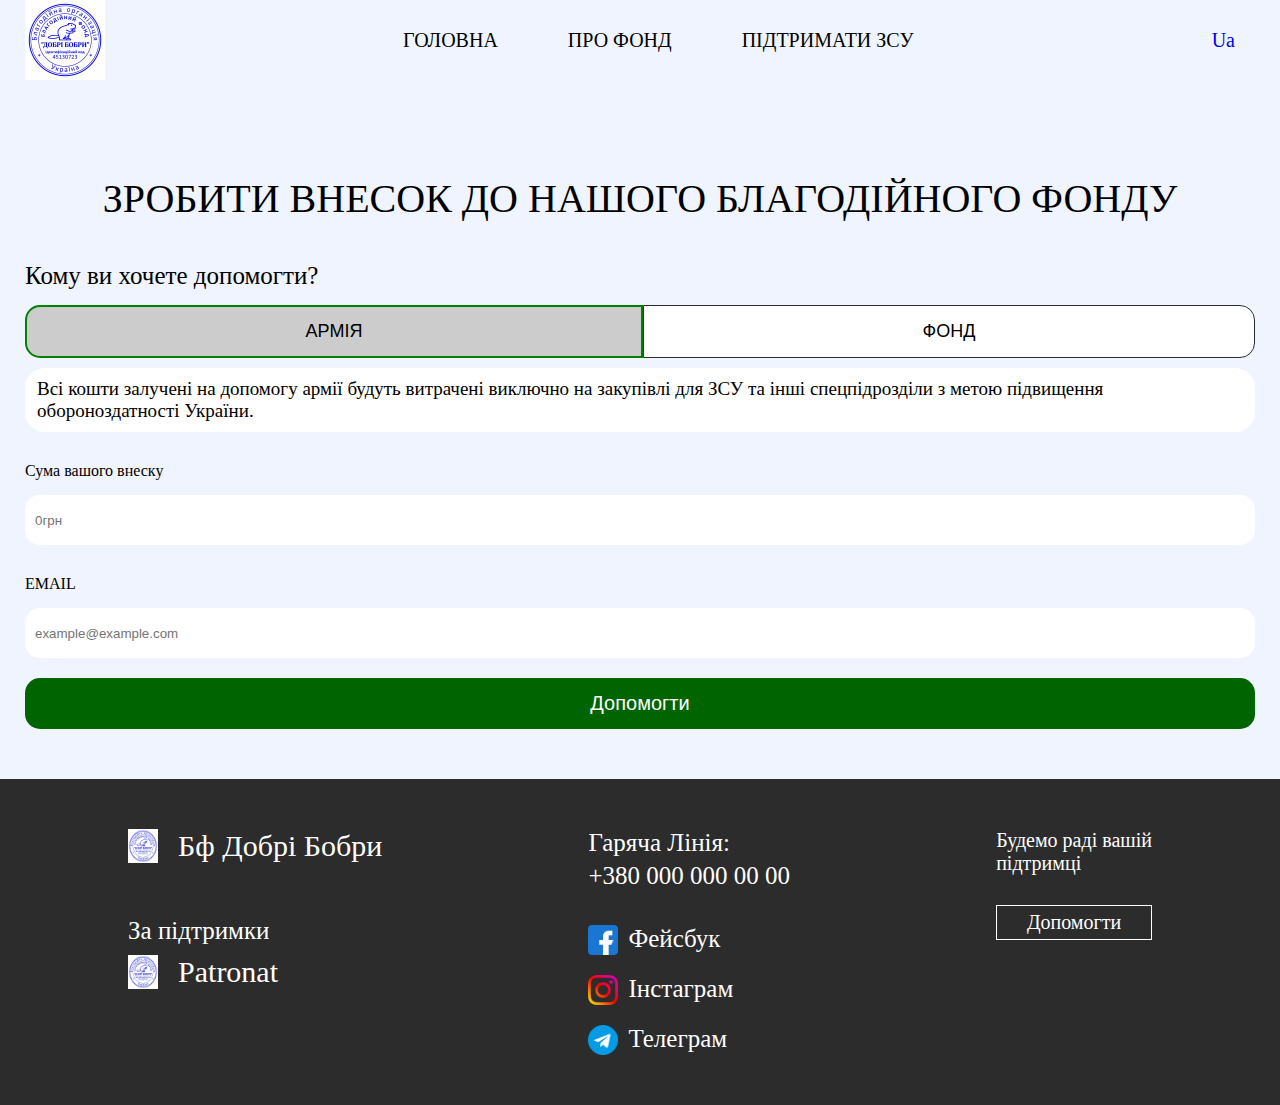
<file: templates/support-eng.html>
<!doctype html>
<html lang="ua">
<head>
    <meta charset="UTF-8">
    <meta name="viewport"
          content="width=device-width, user-scalable=no, initial-scale=1.0, maximum-scale=1.0, minimum-scale=1.0">
    <meta http-equiv="X-UA-Compatible" content="ie=edge">
    <link rel="stylesheet" href="/static/style/support.css">
    <link rel="stylesheet" href="/static/style/style.css">
    <title>Допомогти</title>
</head>
<body>

<div class="wrapper">
    <header class="header container">
        <img src="/static/img/logo.jpg" alt="logo" class="header__logo">
        <nav class="nav not-adaptive">
            <ul class="menu__item">
                <li class="menu__link ua_lang ">
                    <a href="/">Головна</a>
                </li>
                <li class="menu__link ua_lang ">
                    <a href="#">Про фонд</a>
                </li>

                <li class="menu__link ua_lang ">
                    <a href="#"> Підтримати ЗСУ</a>

                </li>

            </ul>
        </nav>
        <div class="hamburger-menu">
            <input id="menu__toggle" type="checkbox"/>
            <label class="menu__btn" for="menu__toggle">
                <span></span>
            </label>
            <ul class="menu__box">
                <li><a class="menu__link" href="#">Про фонд</a></li>
                <li><a class="menu__link" href="#">Підтримати ЗСУ</a></li>
                <div class="header__btn-change-lang ">
                    <a class="current-lang" href="support">Ua</a>
                    <div class="options options-hide">
                        <p class="options-lang">Українська</p>
                        <p class="options-lang">English</p>
                    </div>
                </div>

            </ul>

        </div>
        <div class="header__btn-change-lang not-adaptive">
            <a class="current-lang" href="/support">Ua</a>
            <div class="options options-hide">
                <p class="options-lang">Українська</p>
                <p class="options-lang">English</p>
            </div>
        </div>

    </header>

     <main class="content">
        <section class="support">
            <div class="support__container container">
                <h1 class="support__title">
                    ЗРОБИТИ ВНЕСОК ДО НАШОГО БЛАГОДІЙНОГО ФОНДУ
                </h1>
                <div class="tabs__container">
                    <div class="tab__item">
                        <h2 class="tabs__title">
                            Кому ви хочете допомогти?
                        </h2>
                        <div class="tab who-to-help">
                            <button class="tablinks active left-radius" onclick="openTabs(event, 'army')">Армія</button>
                            <button class="tablinks right-radius " onclick="openTabs(event, 'fond')">Фонд</button>
                        </div>
                        <div id="army" class="tabcontent show">

                            <p>Всі кошти залучені на допомогу армії будуть витрачені виключно на закупівлі для ЗСУ та
                                інші
                                спецпідрозділи з метою підвищення обороноздатності України.</p>
                        </div>

                        <div id="fond" class="tabcontent">
                            <p>Всі кошти спрямовані на підтримку Фонду будуть витрачені на забезпечення адміністративної
                                діяльності організації, а за можливості можуть бути перераховані на рахунок для допомоги
                                Армії.</p>
                        </div>

                    </div>

                        <div class="once__item">
                                <h3 class="once__title">
                                    Сума вашого внеску
                                </h3>
                                <input class="once__input" type="email" placeholder="0грн"/>

                            </div>
                    </div>
                    <div class="contact_item">
                        <h3 class="contact__title">
                            EMAIL
                        </h3>
                        <input class="tab__input" type="email" placeholder="example@example.com"/>
                    </div>
                <div class="btn-box">
                    <button type="submit" class="support-btn">Допомогти</button>
                </div>
                </div>


</section>
</main>

<footer class="footer ">
    <div class="footer__container container">
        <div class="footer__column">
            <div class="footer__column-title-item">
                <img src="/static/img/logo.jpg" alt="" class="footer__column-patronat-logo">
                <h2 class="footer__column-title">
                    Бф Добрі Бобри
                </h2>

            </div>
            <div class="footer__column-patronat-text">
                За підтримки
            </div>
            <div class="footer__column-patronat">
                <img src="/static/img/logo.jpg" alt="" class="footer__column-patronat-logo">
                <h2 class="footer__column-patronat-name">
                    Patronat
                </h2>

            </div>
        </div>
        <div class="footer__column">
            <div class="footer__column-phone-item">
                <p class="footer__column-phone-text">
                    Гаряча Лінія:
                </p>
                <p class="footer__column-phone">
                    +380 000 000 00 00
                </p>
            </div>
            <div class="footer__column__social-link">
                <div class="footer__column__social-link-item">
                    <img src="/static/img/free-icon-facebook-733547.png" alt="facebook"
                         class="footer__column__social-link-logo">
                    <a href="#" class="footer__column__social-name">Фейсбук</a>
                </div>
                <div class="footer__column__social-link-item">
                    <img src="/static/img/free-icon-instagram-1384063.png" alt="instagram"
                         class="footer__column__social-link-logo">
                    <a href="#" class="footer__column__social-name">Інстаграм</a>
                </div>
                <div class="footer__column__social-link-item">
                    <img src="/static/img/telegram.png" alt="instagram" class="footer__column__social-link-logo">
                    <a href="#" class="footer__column__social-name">Телеграм</a>
                </div>
            </div>
        </div>
        <div class="footer__column footer__column-help">
            <p class="footer__column-help-text">
                Будемо раді вашій <br> підтримці
            </p>
            <a href="" class="footer__column-button site-btn">
                Допомогти
            </a>
        </div>
    </div>
</footer>
</div>


<script src="/static/js/tabs.js"></script>

</body>
</html>
</file>
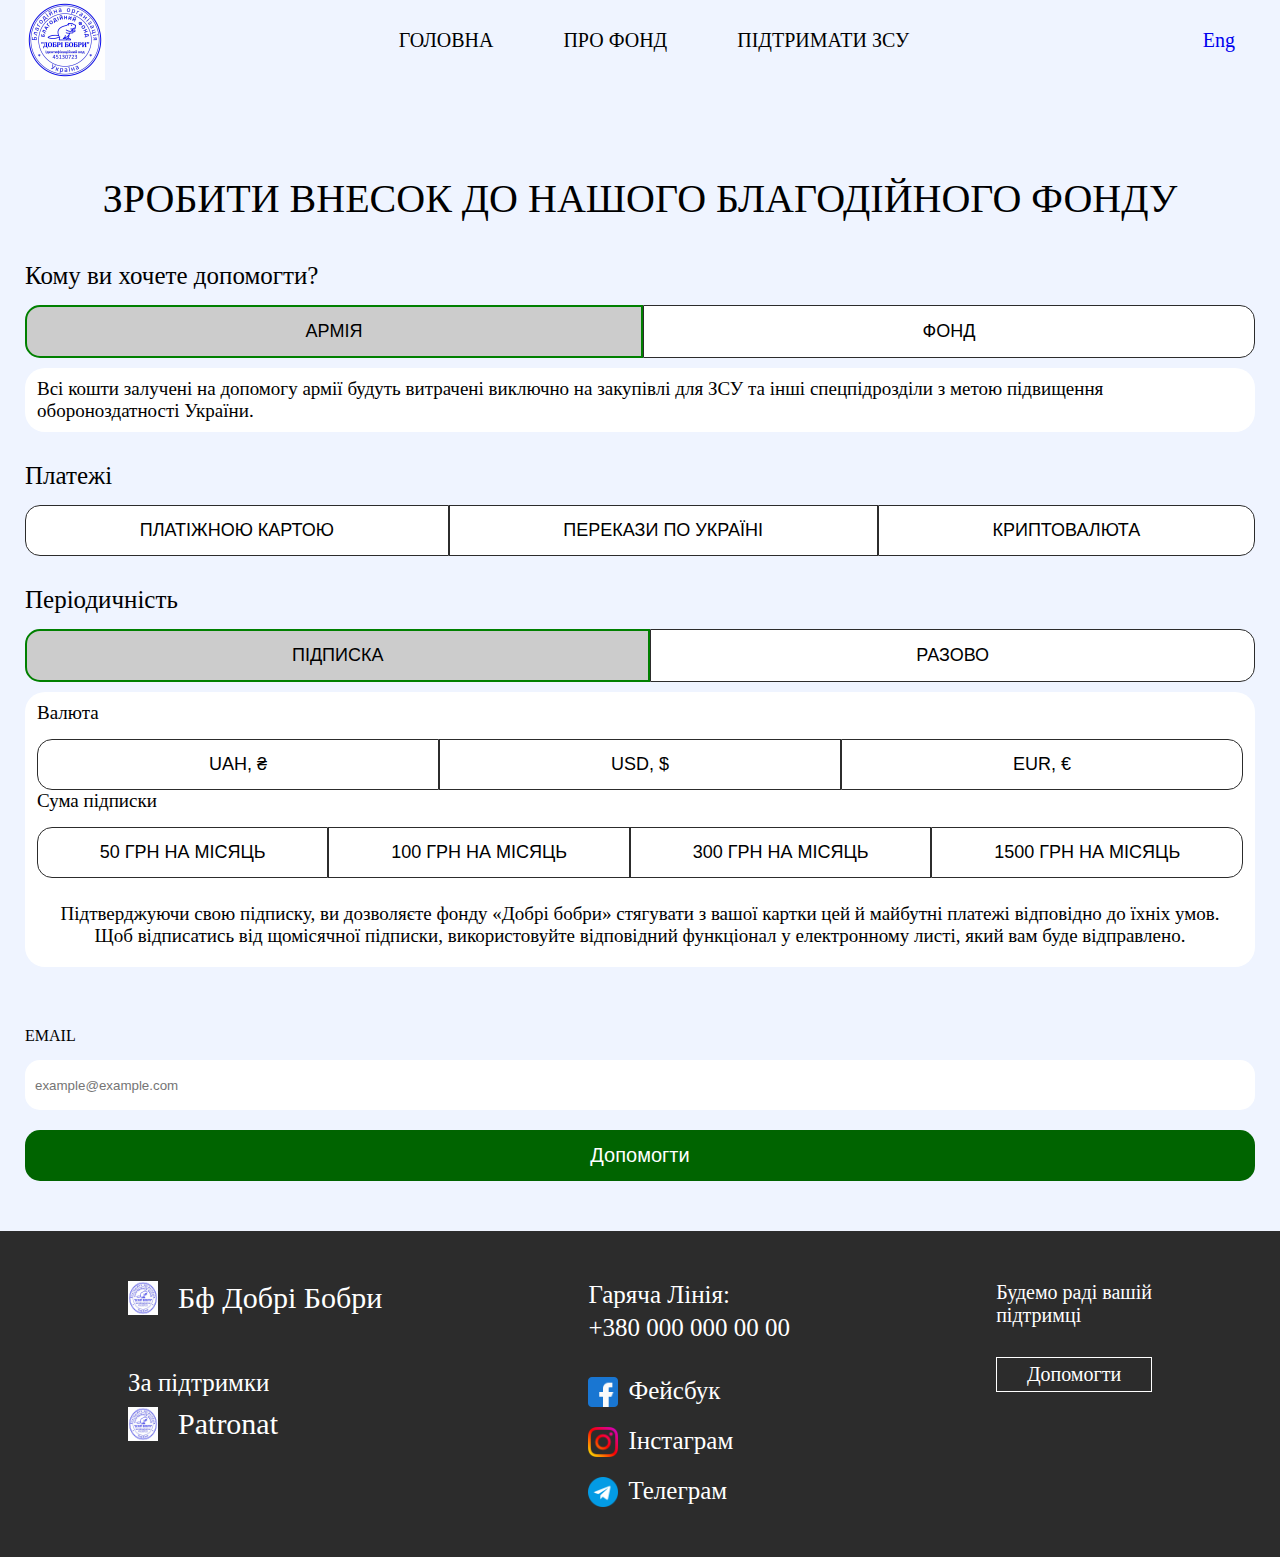
<file: templates/support-us.html>
<!doctype html>
<html lang="ua">
<head>
    <meta charset="UTF-8">
    <meta name="viewport"
          content="width=device-width, user-scalable=no, initial-scale=1.0, maximum-scale=1.0, minimum-scale=1.0">
    <meta http-equiv="X-UA-Compatible" content="ie=edge">
    <link rel="stylesheet" href="/static/style/support.css">
    <link rel="stylesheet" href="/static/style/style.css">
    <title>Допомогти</title>
</head>
<body>

<div class="wrapper">
    <header class="header container">
        <img src="/static/img/logo.jpg" alt="logo" class="header__logo">
        <nav class="nav not-adaptive">
            <ul class="menu__item">
                <li class="menu__link ua_lang ">
                    <a href="/">Головна</a>
                </li>
                <li class="menu__link ua_lang ">
                    <a href="#">Про фонд</a>
                </li>

                <li class="menu__link ua_lang ">
                    <a href="#"> Підтримати ЗСУ</a>

                </li>

            </ul>
        </nav>
        <div class="hamburger-menu">
            <input id="menu__toggle" type="checkbox"/>
            <label class="menu__btn" for="menu__toggle">
                <span></span>
            </label>
            <ul class="menu__box">
                <li><a class="menu__link" href="#">Про фонд</a></li>
                <li><a class="menu__link" href="#">Підтримати ЗСУ</a></li>
                <div class="header__btn-change-lang ">
                    <a class="current-lang" href="index.html">Ua</a>
                    <div class="options options-hide">
                        <p class="options-lang">Українська</p>
                        <p class="options-lang">English</p>
                    </div>
                </div>

            </ul>

        </div>
        <div class="header__btn-change-lang not-adaptive">
            <a class="current-lang" href="/supporteng">Eng</a>
            <div class="options options-hide">
                <p class="options-lang">Українська</p>
                <p class="options-lang">English</p>
            </div>
        </div>

    </header>

    <main class="content">
        <section class="support">
            <div class="support__container container">
                <h1 class="support__title">
                    ЗРОБИТИ ВНЕСОК ДО НАШОГО БЛАГОДІЙНОГО ФОНДУ
                </h1>
                <div class="tabs__container">
                    <div class="tab__item">
                        <h2 class="tabs__title">
                            Кому ви хочете допомогти?
                        </h2>
                        <div class="tab who-to-help">
                            <button class="tablinks active left-radius" onclick="openTabs(event, 'army')">Армія</button>
                            <button class="tablinks right-radius " onclick="openTabs(event, 'fond')">Фонд</button>
                        </div>
                        <div id="army" class="tabcontent show">

                            <p>Всі кошти залучені на допомогу армії будуть витрачені виключно на закупівлі для ЗСУ та
                                інші
                                спецпідрозділи з метою підвищення обороноздатності України.</p>
                        </div>

                        <div id="fond" class="tabcontent">
                            <p>Всі кошти спрямовані на підтримку Фонду будуть витрачені на забезпечення адміністративної
                                діяльності організації, а за можливості можуть бути перераховані на рахунок для допомоги
                                Армії.</p>
                        </div>

                    </div>
                    <div class="tab__item">
                        <h2 class="tabs__title">
                            Платежі
                        </h2>
                        <div class="tab pay">
                            <button class="tablinks left-radius" onclick="openTabs(event, 'card')">Платіжною картою
                            </button>
                            <button class="tablinks" onclick="openTabs(event, 'transition')">перекази по україні
                            </button>
                            <button class="tablinks right-radius" onclick="openTabs(event, 'crypto')">криптовалюта
                            </button>
                        </div>
                        <div id="card" class="tabcontent ">

                            <p>card</p>
                        </div>

                        <div id="transition" class="tabcontent">
                            <p>transition</p>
                        </div>
                        <div id="crypto" class="tabcontent">
                            <p>crypto</p>
                        </div>

                    </div>
                    <div class="tab__item">
                        <h2 class="tabs__title">
                            Періодичність
                        </h2>
                        <div class="tab subscribe">
                            <button class="tablinks active left-radius" onclick="openTabs(event, 'periodically')">
                                Підписка
                            </button>
                            <button class="tablinks  right-radius" onclick="openTabs(event, 'once')">Разово</button>
                        </div>
                        <div id="periodically" class="tabcontent show periodically ">
                            <div class="periodically__item">
                                <h3 class="periodically__title">
                                    Валюта
                                </h3>
                                <div class="tab currency">
                                    <button class="tablinks  left-radius" onclick="chooseTabs(event )">
                                        UAH, ₴
                                    </button>
                                    <button class="tablinks " onclick="chooseTabs(event)">
                                        USD, $
                                    </button>
                                    <button class="tablinks  right-radius" onclick="chooseTabs(event )">
                                        EUR, €
                                    </button>

                                </div>
                            </div>
                            <div class="periodically__item">
                                <h3 class="periodically__title">
                                    Сума підписки
                                </h3>
                                <div class="tab currency">
                                    <button class="tablinks  left-radius" onclick="chooseTabs(event )">
                                        50 ГРН
                                        НА МІСЯЦЬ
                                    </button>
                                    <button class="tablinks " onclick="chooseTabs(event)">
                                        100 ГРН
                                        НА МІСЯЦЬ
                                    </button>
                                    <button class="tablinks  " onclick="chooseTabs(event )">
                                        300 ГРН
                                        НА МІСЯЦЬ
                                    </button>
                                    <button class="tablinks  right-radius" onclick="chooseTabs(event )">
                                        1500 ГРН
                                        НА МІСЯЦЬ
                                    </button>

                                </div>
                            </div>
                            <div class="periodically__item">
                                <p class="tab-content-text">
                                    Підтверджуючи свою підписку, ви дозволяєте фонду «Добрі бобри» стягувати з вашої
                                    картки цей й майбутні платежі відповідно до їхніх умов. Щоб відписатись від
                                    щомісячної підписки, використовуйте відповідний функціонал у електронному листі,
                                    який вам буде відправлено.
                                </p>
                            </div>
                        </div>
                        <div id="once" class="tabcontent once">
                            <div class="once__item">
                                <h3 class="periodically__title">
                                    Валюта
                                </h3>
                                <div class="tab currency">
                                    <button class="tablinks  left-radius" onclick="chooseTabs(event )">
                                        UAH, ₴
                                    </button>
                                    <button class="tablinks " onclick="chooseTabs(event)">
                                        USD, $
                                    </button>
                                    <button class="tablinks  right-radius" onclick="chooseTabs(event )">
                                        EUR, €
                                    </button>

                                </div>
                            </div>
                            <div class="once__item">
                                <h3 class="once__title">
                                    Сума вашого внеску
                                </h3>
                                <input class="once__input" type="email" placeholder="0грн"/>

                            </div>
                        </div>
                    </div>
                    <div class="contact_item">
                        <h3 class="contact__title">
                            EMAIL
                        </h3>
                        <input class="tab__input" type="email" placeholder="example@example.com"/>
                    </div>
                </div>
                <div class="btn-box">
                    <button type="submit" class="support-btn">Допомогти</button>
                </div>
            </div>
</section>
</main>

<footer class="footer ">
    <div class="footer__container container">
        <div class="footer__column">
            <div class="footer__column-title-item">
                <img src="/static/img/logo.jpg" alt="" class="footer__column-patronat-logo">
                <h2 class="footer__column-title">
                    Бф Добрі Бобри
                </h2>

            </div>
            <div class="footer__column-patronat-text">
                За підтримки
            </div>
            <div class="footer__column-patronat">
                <img src="/static/img/logo.jpg" alt="" class="footer__column-patronat-logo">
                <h2 class="footer__column-patronat-name">
                    Patronat
                </h2>

            </div>
        </div>
        <div class="footer__column">
            <div class="footer__column-phone-item">
                <p class="footer__column-phone-text">
                    Гаряча Лінія:
                </p>
                <p class="footer__column-phone">
                    +380 000 000 00 00
                </p>
            </div>
            <div class="footer__column__social-link">
                <div class="footer__column__social-link-item">
                    <img src="/static/img/free-icon-facebook-733547.png" alt="facebook"
                         class="footer__column__social-link-logo">
                    <a href="#" class="footer__column__social-name">Фейсбук</a>
                </div>
                <div class="footer__column__social-link-item">
                    <img src="/static/img/free-icon-instagram-1384063.png" alt="instagram"
                         class="footer__column__social-link-logo">
                    <a href="#" class="footer__column__social-name">Інстаграм</a>
                </div>
                <div class="footer__column__social-link-item">
                    <img src="/static/img/telegram.png" alt="instagram" class="footer__column__social-link-logo">
                    <a href="#" class="footer__column__social-name">Телеграм</a>
                </div>
            </div>
        </div>
        <div class="footer__column footer__column-help">
            <p class="footer__column-help-text">
                Будемо раді вашій <br> підтримці
            </p>
            <a href="" class="footer__column-button site-btn">
                Допомогти
            </a>
        </div>
    </div>
</footer>
</div>


<script src="/static/js/tabs.js"></script>

</body>
</html>
</file>
<file: static/style/support.css>
.content{
    padding: 80px 0 50px 0;
}
.support__container{

}
.support__title{
    text-align: center;
    font-size:  calc( (100vw - 480px)/(1280 - 480) * (40 - 30) + 30px);
}
.tabs__container{
    display: flex;
    flex-direction: column;
    row-gap: 30px;
    margin-top: 40px;
}
.show{
    display: block;
}
.tab {
    overflow: hidden;
    margin-top: 15px;
    display: flex;
    width: 100%;
    flex-wrap: wrap;
}

.tabs__title{
    font-size: 25px;
}


.tablinks{
    background: #FFFFFF;
    text-transform: uppercase;
    float: left;

    outline: none;
    cursor: pointer;
    padding: 14px 16px;
    transition: 0.3s;
    font-size: calc( (100vw - 480px)/(1280 - 480) * (24 - 21) + 15px);
    flex: 1 1 auto;
    text-align: center;
    border: 1px solid #2c2c2c;
}

.tablinks.right-radius{
    border-bottom-right-radius: 15px;
    border-top-right-radius: 15px;
}
.tablinks.left-radius{
    border-bottom-left-radius: 15px;
    border-top-left-radius: 15px;
}
.tablinks:hover {
    background-color: #ddd;
}

@media screen and (max-width: 830px){

.tab{
    gap: 10px;
}
.tablinks{
    border-radius: 15px;
}
}
.tablinks.active {
    background-color: #ccc;
}

.tablinks.active {
    background-color: #ccc;
}

.tabcontent {

    display: none;
    padding: 10px 12px;
   background: #FFFFFF;
    margin-top: 10px;
    border-top: none;
    border-radius: 20px;
    font-size: 19px;
}
.tabcontent.show{
    display: block;

}
.tablinks.active{
    border: 2px solid #008000;

}

.tab-content-text{
    text-align: center;
    background-color: #FFFFFF;
    border-radius: 15px;
    margin-top: 15px;
    padding: 10px;
}

.once__item{

}
.contact_item{
margin-top: 30px;
}
.once__input,
.tab__input{
    width: 100%;
    height: 50px;
    text-indent: 10px;
    border-radius: 15px;
    margin-top: 15px;
}
.btn-box{
    width: 100%;
    margin-top: 20px;

}
.support-btn{
    font-size: 20px;
    color: #FFFFFF;
    width: 100%;
    padding: 14px 0;
    background-color: darkgreen;
    border-radius: 15px;
}
</file>
<file: static/style/style.css>
*,
*::before,
*::after {
    padding: 0;
    margin: 0;
    border: 0;
    box-sizing: border-box;
}
a {
    text-decoration: none;
}
ul,
ol,
li {
    list-style: none;
}
img {
    vertical-align: top;
}
h1,
h2,
h3,
h4,
h5,
h6 {
    font-weight: inherit;
    font-size: inherit;
}
html,

.wrapper{
    width: 100%;
    background: #EFF4FF;
}
.container{
    max-width: 1250px;
    margin: 0 auto;
    padding: 0 10px;
}
.site-btn{
    font-size: 20px;
    padding:  5px 15px;
    color: black;
    border: 1px solid  #333333;
    margin: 30px 0 0 0;
}

.header{
    display: flex;
    height: 80px;
    align-items: center;
    padding: 10px 10px 10px 10px;
}
.header__logo{
    width: 80px;
    height: auto;
}
.nav{
    margin: 0 auto;
}
.menu__item{
    display: flex;
    column-gap: 70px;

}
.menu__link{
    text-transform: uppercase;
    font-size: 28px;
    cursor: pointer;
}
.hamburger-menu{
    z-index: 44;
}
.menu__box {
    display: block;
    position: fixed;
    visibility: hidden;
    top: 0;
    right: -100%;
    width: 100%;
    height: 100vh;
    margin: 0;
    padding: 80px 0;
    list-style: none;
    text-align: center;
    background-color:rgba(255, 255, 255);
    box-shadow: 1px 0px 6px rgba(0, 0, 0, .2);

}
#menu__toggle:checked ~ .menu__btn > span {
    transform: rotate(45deg);
}
#menu__toggle:checked ~ .menu__btn > span::before {
    top: 0;
    transform: rotate(0);
}
#menu__toggle:checked ~ .menu__btn > span::after {
    top: 0;
    transform: rotate(-90deg);
}

#menu__toggle:checked ~ .menu__box {
    visibility: visible;
    right: 0;
}
.hamburger-menu{
    display: none;
}
@media screen and (max-width: 930px){


}
@media (max-width: 1000px){
    .not-adaptive{
        display: none;
    }
    .header .menu{
        display: none;
    }

    .hamburger-menu{
        display: block;
    }
    .menu {
        display: none;
    }
    .menu__link{
        font-size: 15px;
        margin-bottom: 10px;
    }
}
#menu__toggle {
    opacity: 0;
}

.menu__btn {
    display: flex;
    align-items: center;
    position: absolute;
    top: 13px;
    right: 15px;
    width: 33px;
    height: 26px;
    cursor: pointer;
    z-index: 1;

}

.menu__btn > span,
.menu__btn > span::before,
.menu__btn > span::after {
    display: block;
    background: black;
    position: absolute;
    width: 100%;
    height: 2px;

}
.menu__btn > span::before {
    content: '';
    top: -10px;
}
.menu__btn > span::after {
    content: '';
    top: 10px;
}
.menu__btn > span,
.menu__btn > span::before,
.menu__btn > span::after {
    transition-duration: .25s;
}
.menu__box {
    transition-duration: .25s;
    display: flex;
    flex-direction: column;
    row-gap: 10px;
    align-items: center;

}
.menu__item {
    transition-duration: .25s;

}

.content{
    margin-top: 15px;
}
.menu__link a,
.menu__link{

    font-size: 20px;
    color: #000000;
    font-weight: 500;
}
.header__btn{
    font-size: 28px;
}
.header__btn-change-lang{
    margin-right: 20px;
    position: relative;
    font-size: 20px;
    cursor: pointer;
}
 .options-hide{
     opacity: 0;
     transform: translateX(-30px);
     transition: all ease .5s;
 }
.options{
    position: absolute;
    left: -80px;
    top: 30px;
    background: #FFFFFF;
    padding: 10px;
    z-index: 3;
    transform:translateX(0px);
    transition: all ease .5s;
    border: 1px solid  rgba(255,255,255,0);
    display: flex;
    flex-direction: column;
    row-gap: 20px;
}

.options-lang{
    font-size: 20px;
}
.hero{
    margin-top: 20px;
    height: 560px;

}
.hero__container{
    height: 100%;
    display: flex;
    justify-content: center;
}
.hero_swiper-wrapper{

}
.swiper{
    width: 100%;
    height: 100%;
}
.hero__slider-img{
    position: absolute;
    top: 5px;
    left: 5px;
    width: 100%;
}
.swiper-slide{
    overflow: hidden;
}
.hero-title{
    display: flex;
    display: inline-block;
    background:  rgba(255, 255, 255, 0.20);
    font-size: 60px;
    flex-direction: column;
    padding: 5px 10px 5px 40px;
    color: white;
    font-weight: 700;
    position: relative;
    top:20px;
    left: 30px;
}

.hero-title-custom{
    font-size: 40px;
    display: block;
    margin-left: -30px;
}

.about-us{
padding-top:30px;
}
.about-us-title{
    font-size: 40px;
}
.about-us-row{
    margin: 20px  0 0 0;
    display: flex;
    justify-content: space-around;
    align-items: center;
    flex-wrap: wrap;
}
.about-us-info{
    color: black;
    width: 40%;
    font-size: 20px;
    line-height: 30px;

}
.about-us-info-button{
margin-top: 15px;
}
.about-us-info-link{


}
.about-us-img{
}
.about-us-logo{
    width: 500px;
    height: auto;
}
@media screen and (max-width: 950px)  {
    .about-us-info{
        margin-top: 20px;
        order: 2;
        width: 80%;
    }
    .about-us-img{
        order: 1;
    text-align: center;
    }
    .about-us-logo{
        width: 80%;
    }
    .about-us-info-button{
    margin-top: 20px;
        text-align: center;
    }
}


.project{
    padding: 80px 0 50px 0;
}
.actual__project-title{
    font-size: 40px;

}
.project__container{

}
.actual__project-table{
    display: flex;
    flex-wrap: wrap;
    gap: 30px;
    margin-right: auto;
    margin-left:auto;
    max-width: 1150px;
}
.project-item{

    width: 30%;
    min-width: 340px;
    display: flex;
    flex-direction: column;
    align-items: center;
    background: linear-gradient(360deg, #fff 0%, rgba(255,255,255,0) 116.25%);
    border: 1px solid #FFFFFF;
    padding:10px 20px 20px 20px    ;
    margin-top: 20px;
}
.project__img{
    width: 400px;
    height: auto;
    margin-top: -20px;
}
.project__body{
    margin-top: 0px;
}
.project-item__title{
    font-weight: 700;
    font-size: 30px;
}
.project-item__text{
    font-weight: 400;
    font-size: 20px;
    margin-top: 15px;
}
.project-item-btn-block{
    margin-top: 30px;
}
@media screen and (max-width: 1100px)  {
    .actual__project-table{
        display: flex;
        justify-content: center;
    }
}


.infographic{
    padding: 50px 0 52px 0;
    background-color: #2c2c2c;
}
.infographic__container{
    color: #FFFFFF;
}
.infographic__title{
    font-size: 40px;

}
.infographic__row{
    display: flex;
    gap: 30px 30px;
    margin-left:auto;
    margin-right:auto;
    flex-wrap: wrap;
    max-width: 1050px;
}
@media screen and (max-width: 1100px)  {
    .infographic__row{
        display: flex;
        justify-content: center;
    }
}
.infographic__item{
    max-width: 330px;
    padding:80px 20px 20px 20px;
    margin-top: 20px;
    border: 1px solid #FFFFFF;
    height: 400px;
    position: relative;
}
.infographic__item-count{
    font-size: 75px;
    line-height: 50px;
    margin-top: 20px;
}
.infographic__item-count-sub-text{
    font-size: 30px;
    text-transform: uppercase;
}
.infographic__item-count-info{
    font-size: 20px;
}
.infographic__item-img{
    position: absolute;
    top: 0;
    left: 0;
    width: 100%;
    height: 100%;
    opacity: 0;
    transition:  all 0.5s ease-out ;
}
.infographic__item:hover .infographic__item-img{
    opacity: 0.1;
}
.what-we-do{
    margin-top: 50px;
    padding: 50px 0 50px 0;
}
.what-we-do-row{
    display: flex;
    gap: 30px;
    justify-content: center;
    flex-wrap: wrap;

}
.what-we-do-item{
    width: 30%;
    text-align: center;
    min-width: 300px;
    min-height: 100%;
    padding: 10px 10px 60px 10px;
    border-radius: 8px;
    background: linear-gradient(360deg, #fff 0%, rgba(255,255,255,0) 116.25%);
    border: 1px solid #FFFFFF;
}
.what-we-do-item-title{
    text-align: center;
    font-size: 40px;
}
.what-we-do-item-sub-title{
    font-size: 20px;
    line-height: 30px;
}

.footer{
    background-color: #2c2c2c;
    padding: 50px 0 50px 0;
    color: #FFFFFF;
}
.footer__container{
    display: flex;
    justify-content: space-around;
    flex-wrap: wrap;
}
@media screen and (max-width: 1100px)  {
    .footer__container{
        gap: 30px;
        justify-content: center;
    }
    .footer__column{
        display: flex;
        flex-direction: column;
        align-items: center;
        justify-content: center;
    }
}
.footer__column-title-item{
    display: flex;
}
.footer__column-title{
    font-size: 30px;

}
.footer__column-title-logo{
    width: 30px;
    height: auto;
    margin-right: 20px;
}
.footer__column-patronat-text{
    margin-top: 54px;
    font-size: 25px;
}

.footer__column-patronat{
    display: flex;
    margin-top: 10px;
}
.footer__column-patronat-name{
    font-size: 30px;
}
.footer__column-patronat-logo{
    width: 30px;
    height: auto;
    margin-right: 20px;
}

.footer__column-phone-text,
.footer__column-phone{
    font-size: 25px;
}
.footer__column-phone{
    margin-top: 5px;
}
.footer__column__social-link{
    display: flex;
    flex-direction: column;
    row-gap: 20px;
    margin-top: 35px;
}
.footer__column__social-link-item{
    display: flex;
    row-gap: 20px;
}
.footer__column__social-name{
    font-size: 25px;
    color: #FFFFFF;
}
.footer__column__social-link-logo{
    width: 30px;
    height: auto;
    margin-right: 10px;
}
.footer__column-help{
    display: flex;
    flex-direction: column;
}
.footer__column-help-text{
    font-size: 20px;
}
.footer__column-button{
    color: #FFFFFF;
    text-align: center;
    border: 1px solid #fff;
}
</file>
